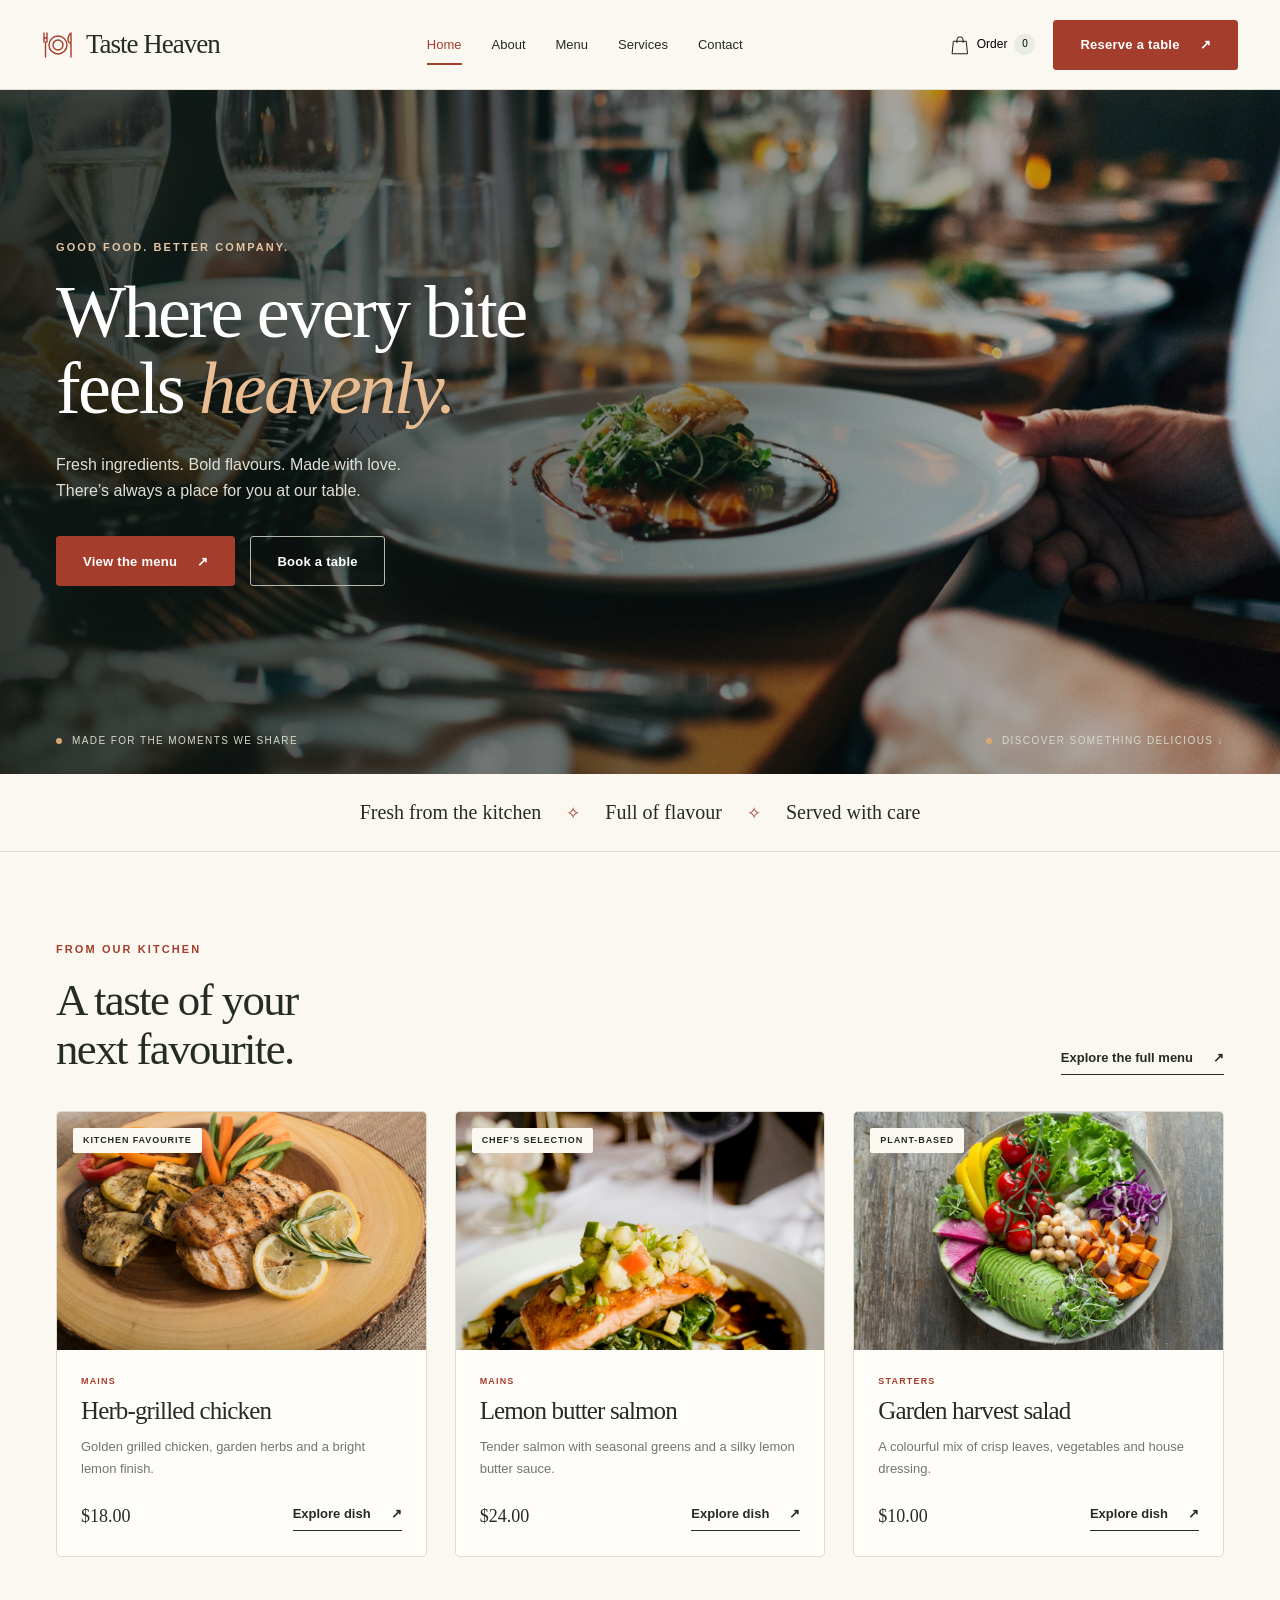
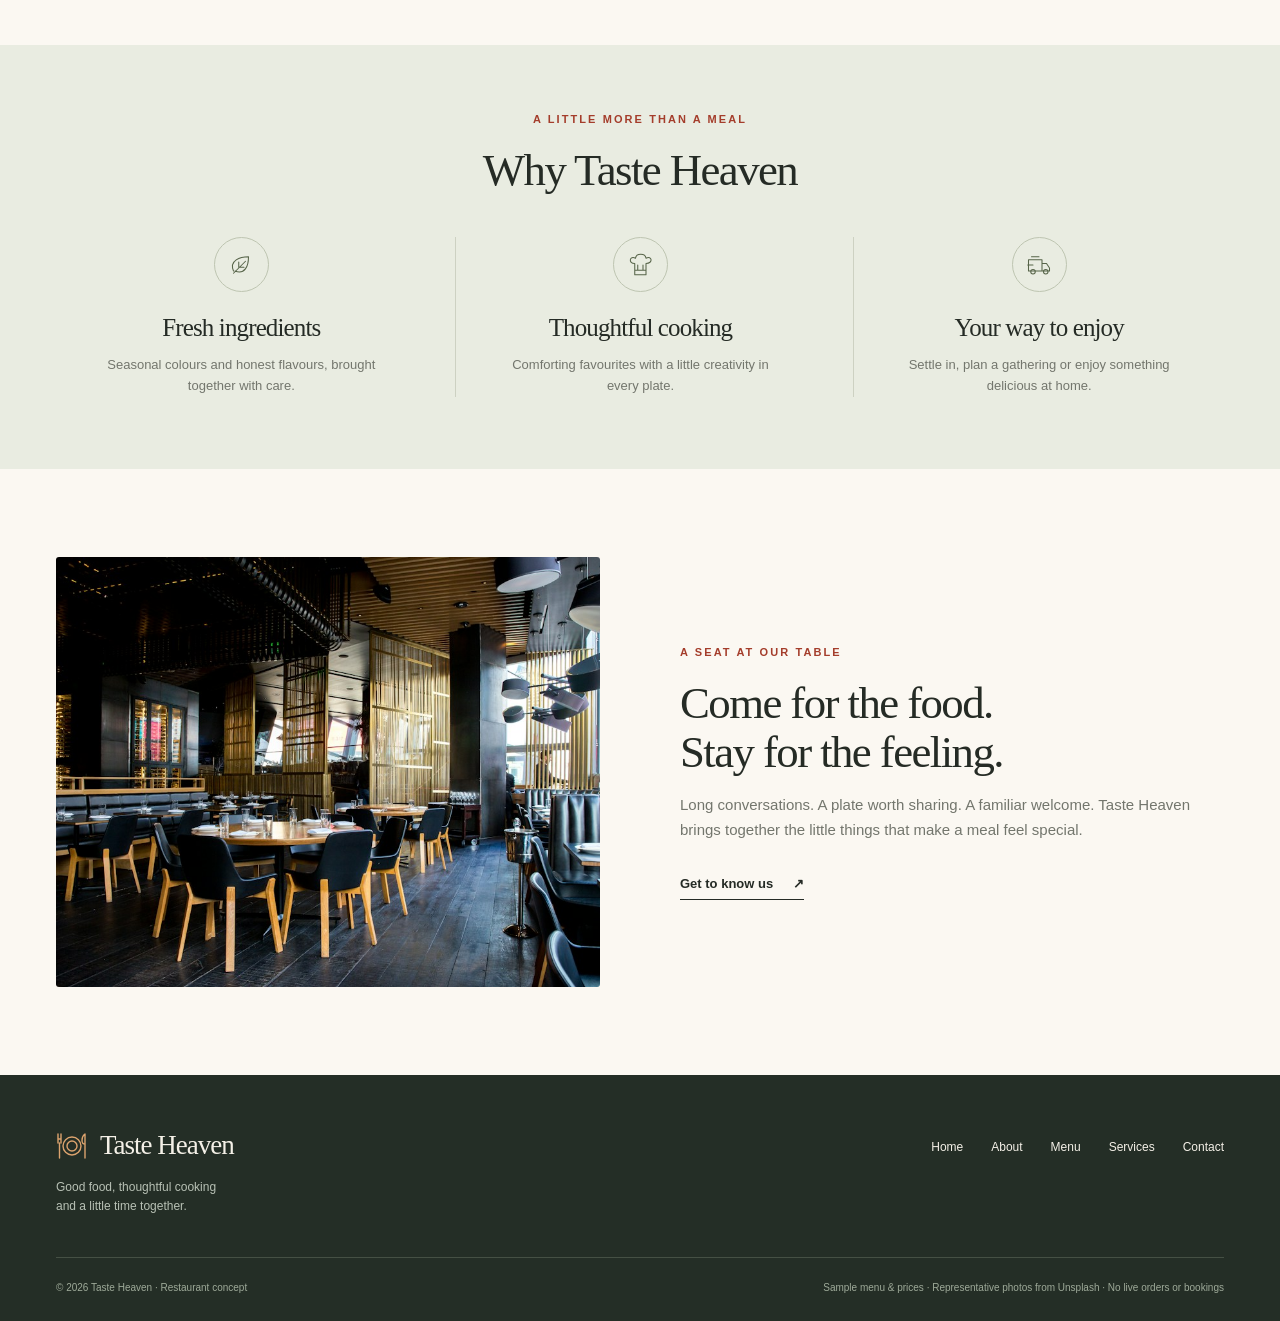
<file: index.html>
<!DOCTYPE html>
<html lang="en">
    <head>
        <meta charset="UTF-8">
        <meta name="viewport" content="width=device-width, initial-scale=1">
        <meta name="theme-color" content="#fbf8f2">
        <title>Home | Taste Heaven</title>
        <meta name="description" content="Taste Heaven restaurant concept. Explore fresh flavours, discover our menu and plan your next meal together.">
        <link rel="stylesheet" href="styles.css">
        <script src="app.js" defer></script>
    </head>
    <body data-page="home">
        <div id="app"></div>
        <noscript>
            <main style="padding:40px;font-family:Arial">
                <h1>Taste Heaven</h1>
               
            </main>
        </noscript>
    </body>
    </html>
</file>
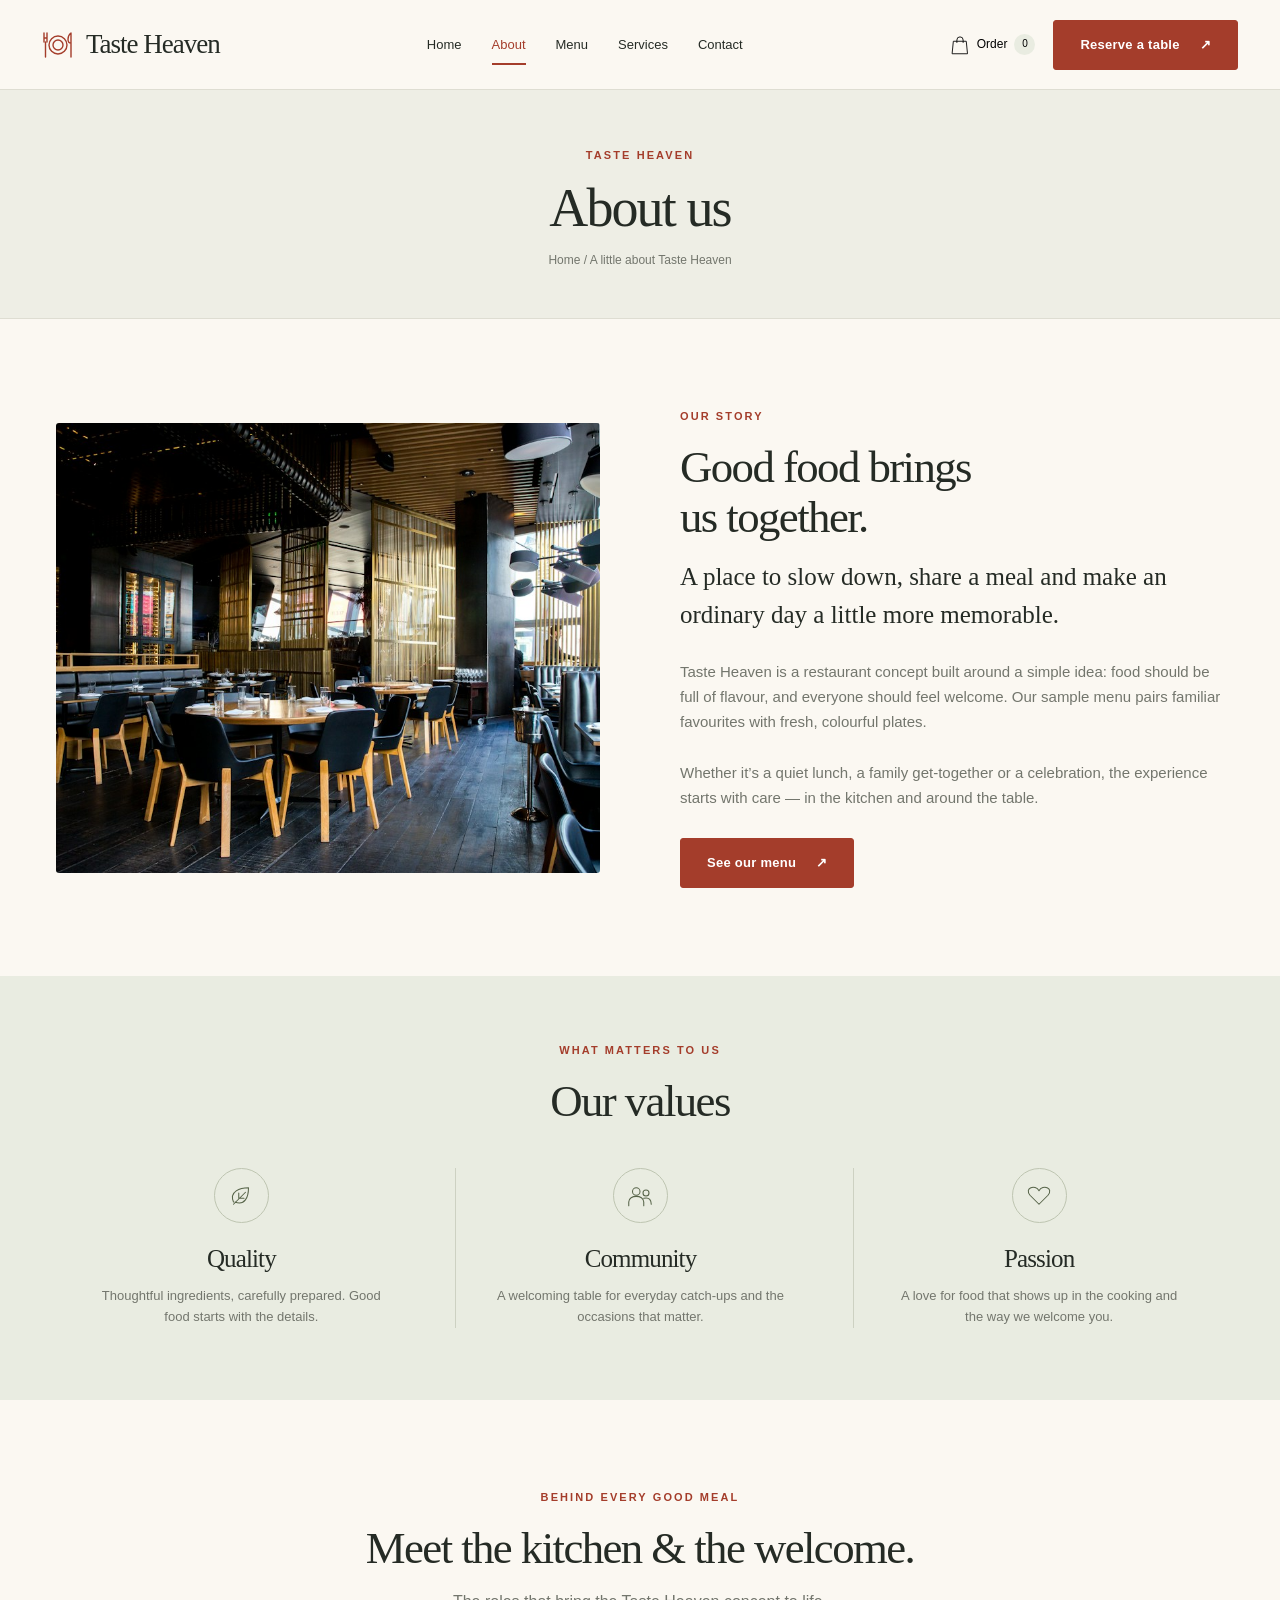
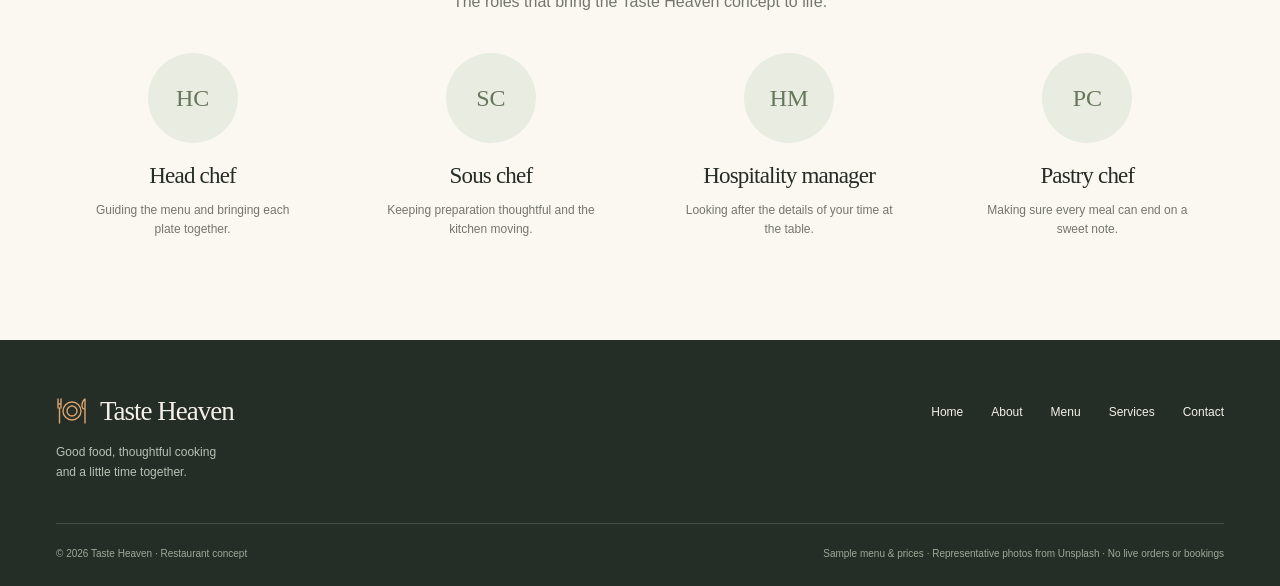
<file: about.html>
<!DOCTYPE html>
<html lang="en">
    <head>
        <meta charset="UTF-8">
        <meta name="viewport" content="width=device-width, initial-scale=1">
        <meta name="theme-color" content="#fbf8f2">
        <title>About us | Taste Heaven</title>
        <meta name="description" content="Taste Heaven restaurant concept. Explore fresh flavours, discover our menu and plan your next meal together.">
        <link rel="stylesheet" href="styles.css">
        <script src="app.js" defer></script>
    </head>
    <body data-page="about">
        <div id="app">
    </div>
    <noscript>
        <main style="padding:40px;font-family:Arial">
            <h1>Taste Heaven</h1>
        </main>
    </noscript>
</body>
</html>
</file>
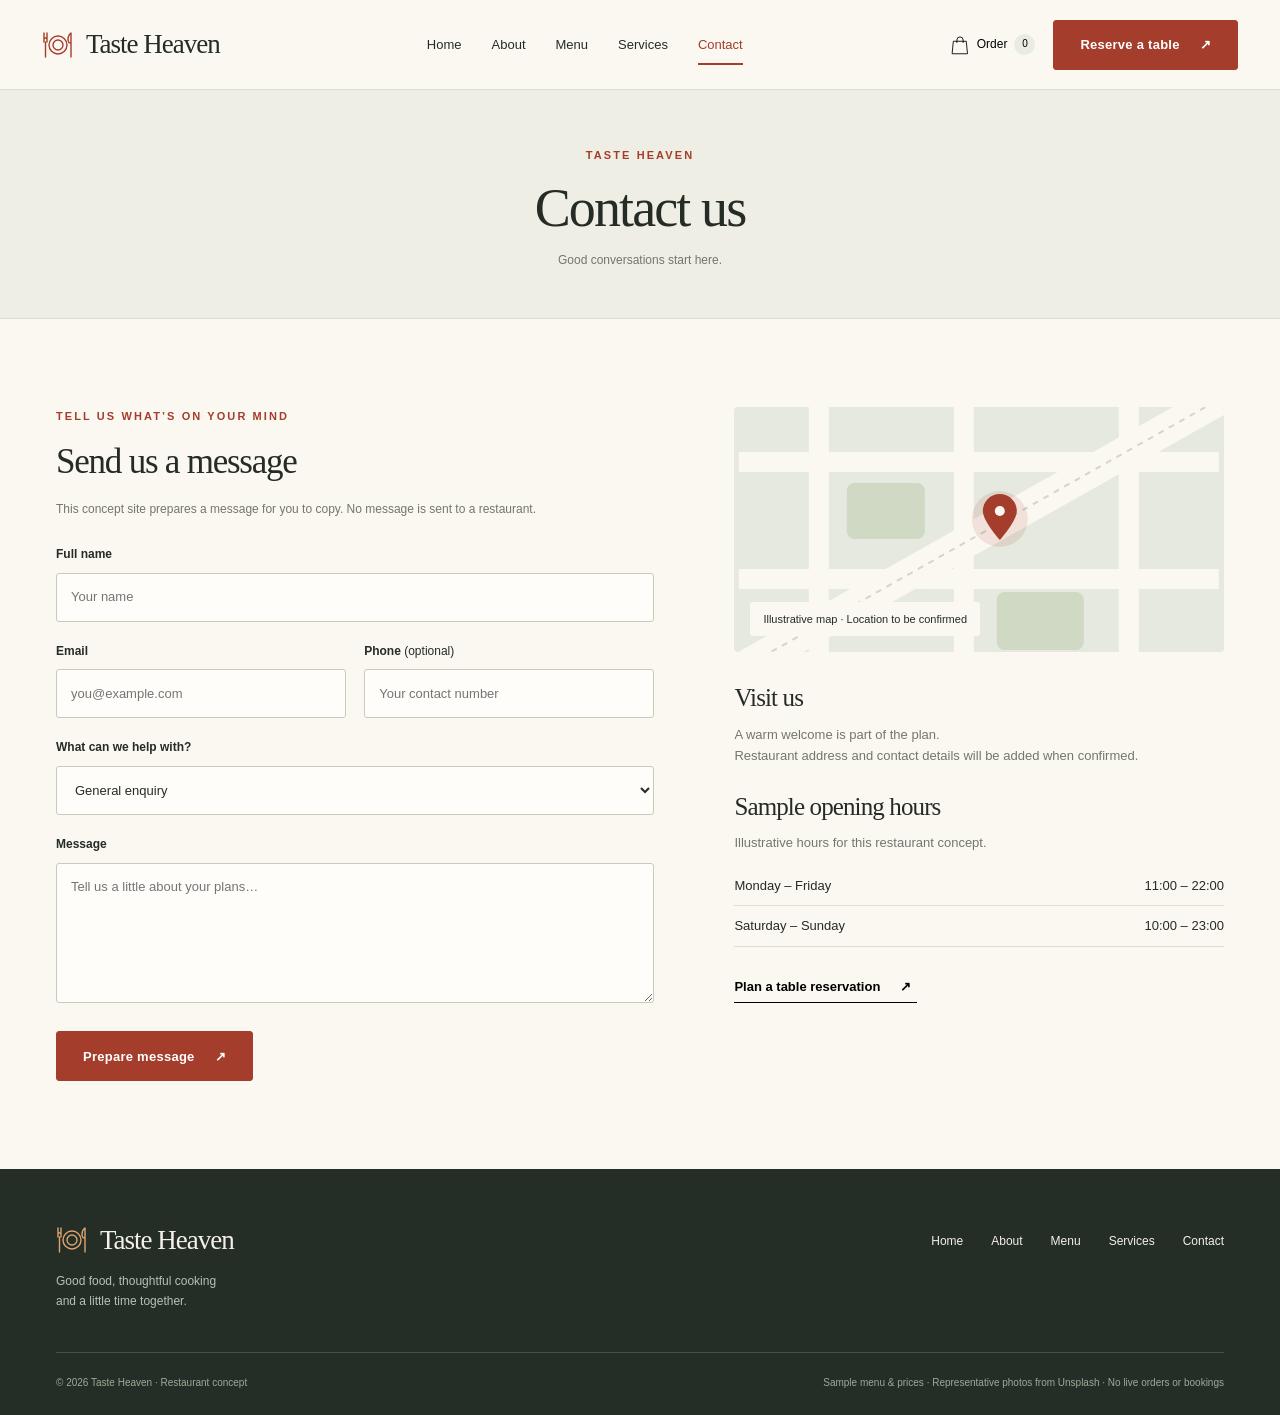
<file: contact.html>
<!DOCTYPE html>
<html lang="en">
    <head>
        <meta charset="UTF-8">
        <meta name="viewport" content="width=device-width, initial-scale=1">
        <meta name="theme-color" content="#fbf8f2">
        <title>Contact us | Taste Heaven</title>
        <meta name="description" content="Taste Heaven restaurant concept. Explore fresh flavours, discover our menu and plan your next meal together.">
        <link rel="stylesheet" href="styles.css">
        <script src="app.js" defer></script>
    </head>
    <body data-page="contact"><div id="app">
    </div>
    <noscript>
        <main style="padding:40px;font-family:Arial"><h1>Taste Heaven</h1>
        
    </main>
</noscript>
</body>
</html>
</file>
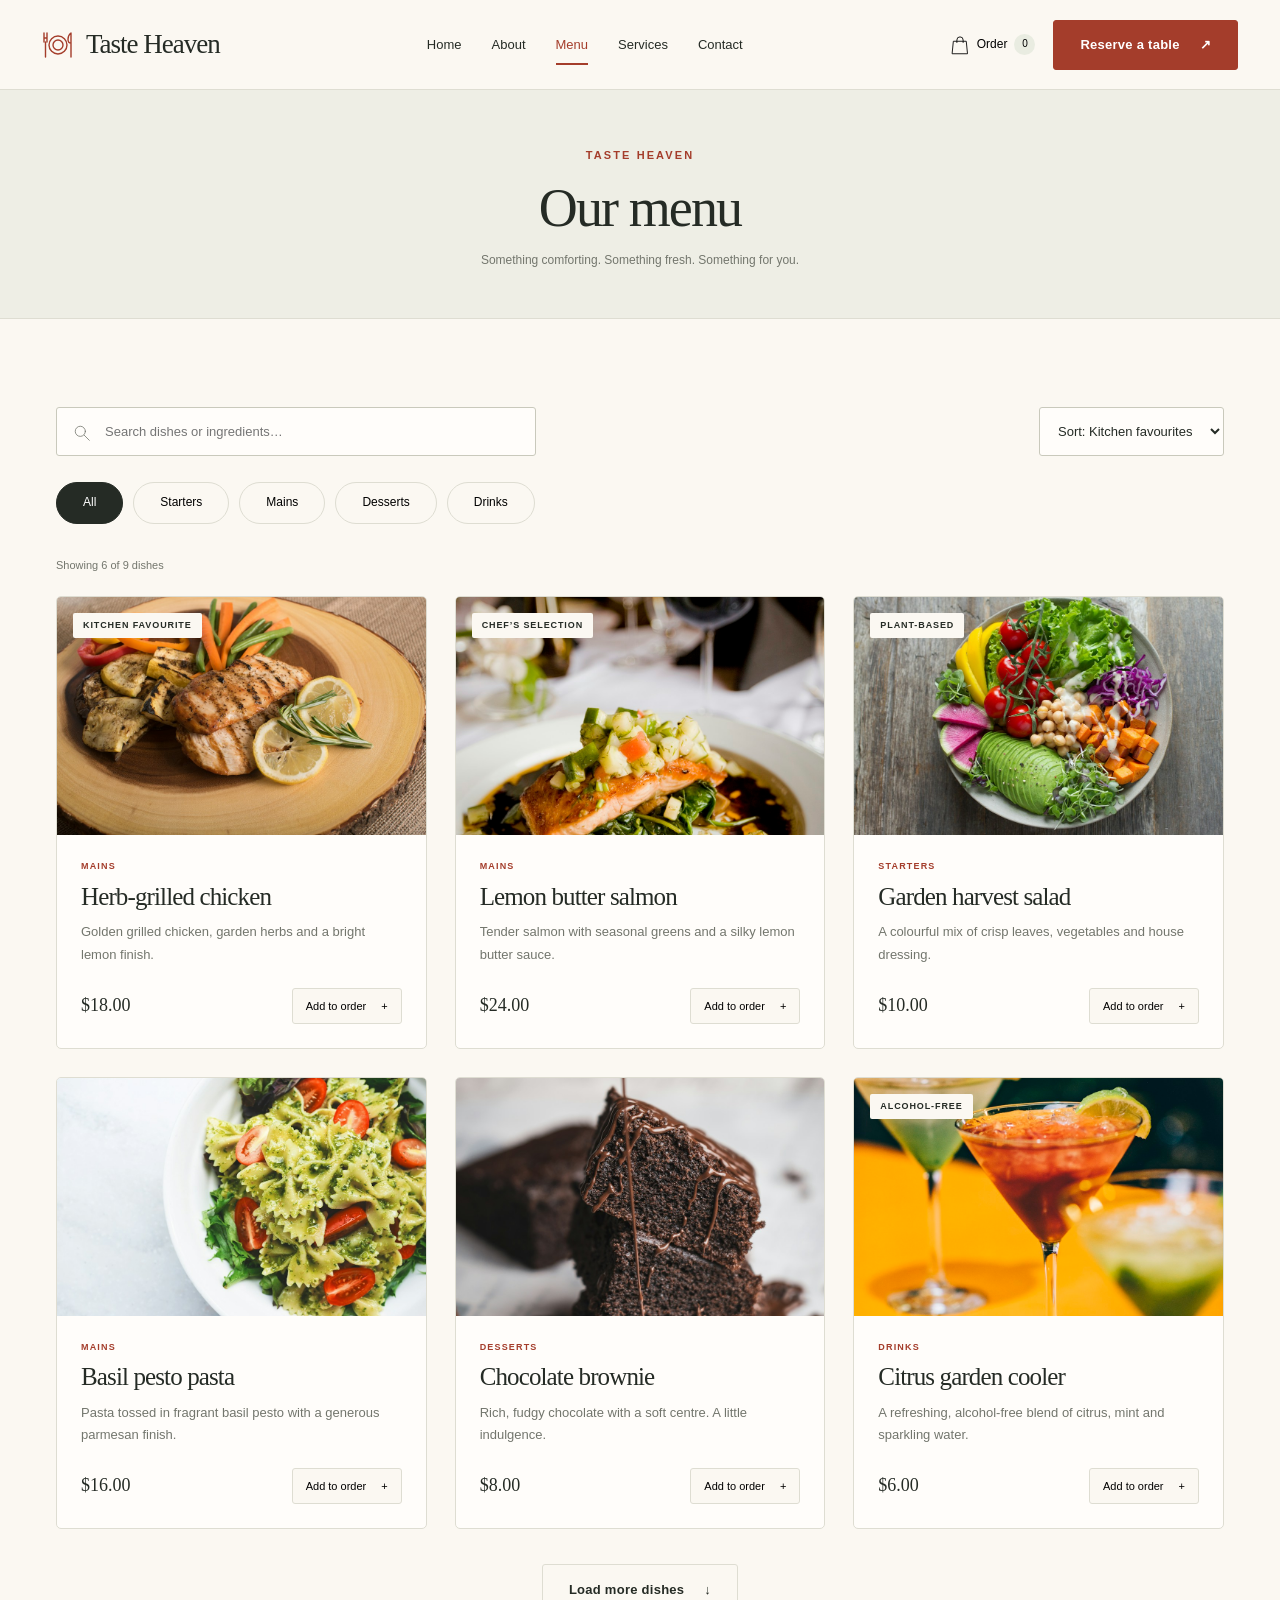
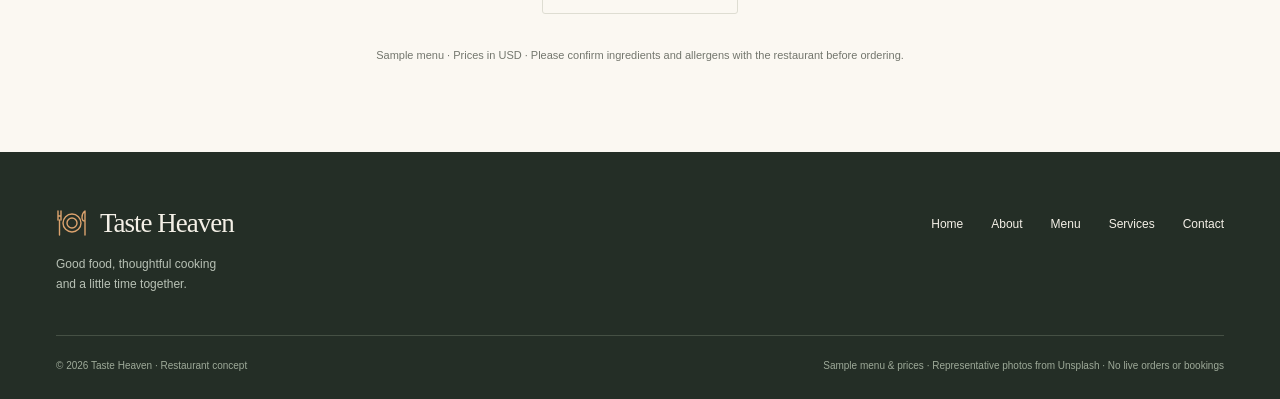
<file: menu.html>
<!DOCTYPE html>
<html lang="en">
    <head>
        <meta charset="UTF-8">
        <meta name="viewport" content="width=device-width, initial-scale=1">
        <meta name="theme-color" content="#fbf8f2">
        <title>Our menu | Taste Heaven</title>
        <meta name="description" content="Taste Heaven restaurant concept. Explore fresh flavours, discover our menu and plan your next meal together.">
        <link rel="stylesheet" href="styles.css">
        <script src="app.js" defer></script>
    </head>
    <body data-page="menu">
        <div id="app">
        </div>
        <noscript>
            <main style="padding:40px;font-family:Arial">
                <h1>Taste Heaven</h1>
            </main>
        </noscript>
    </body>
</html>
</file>
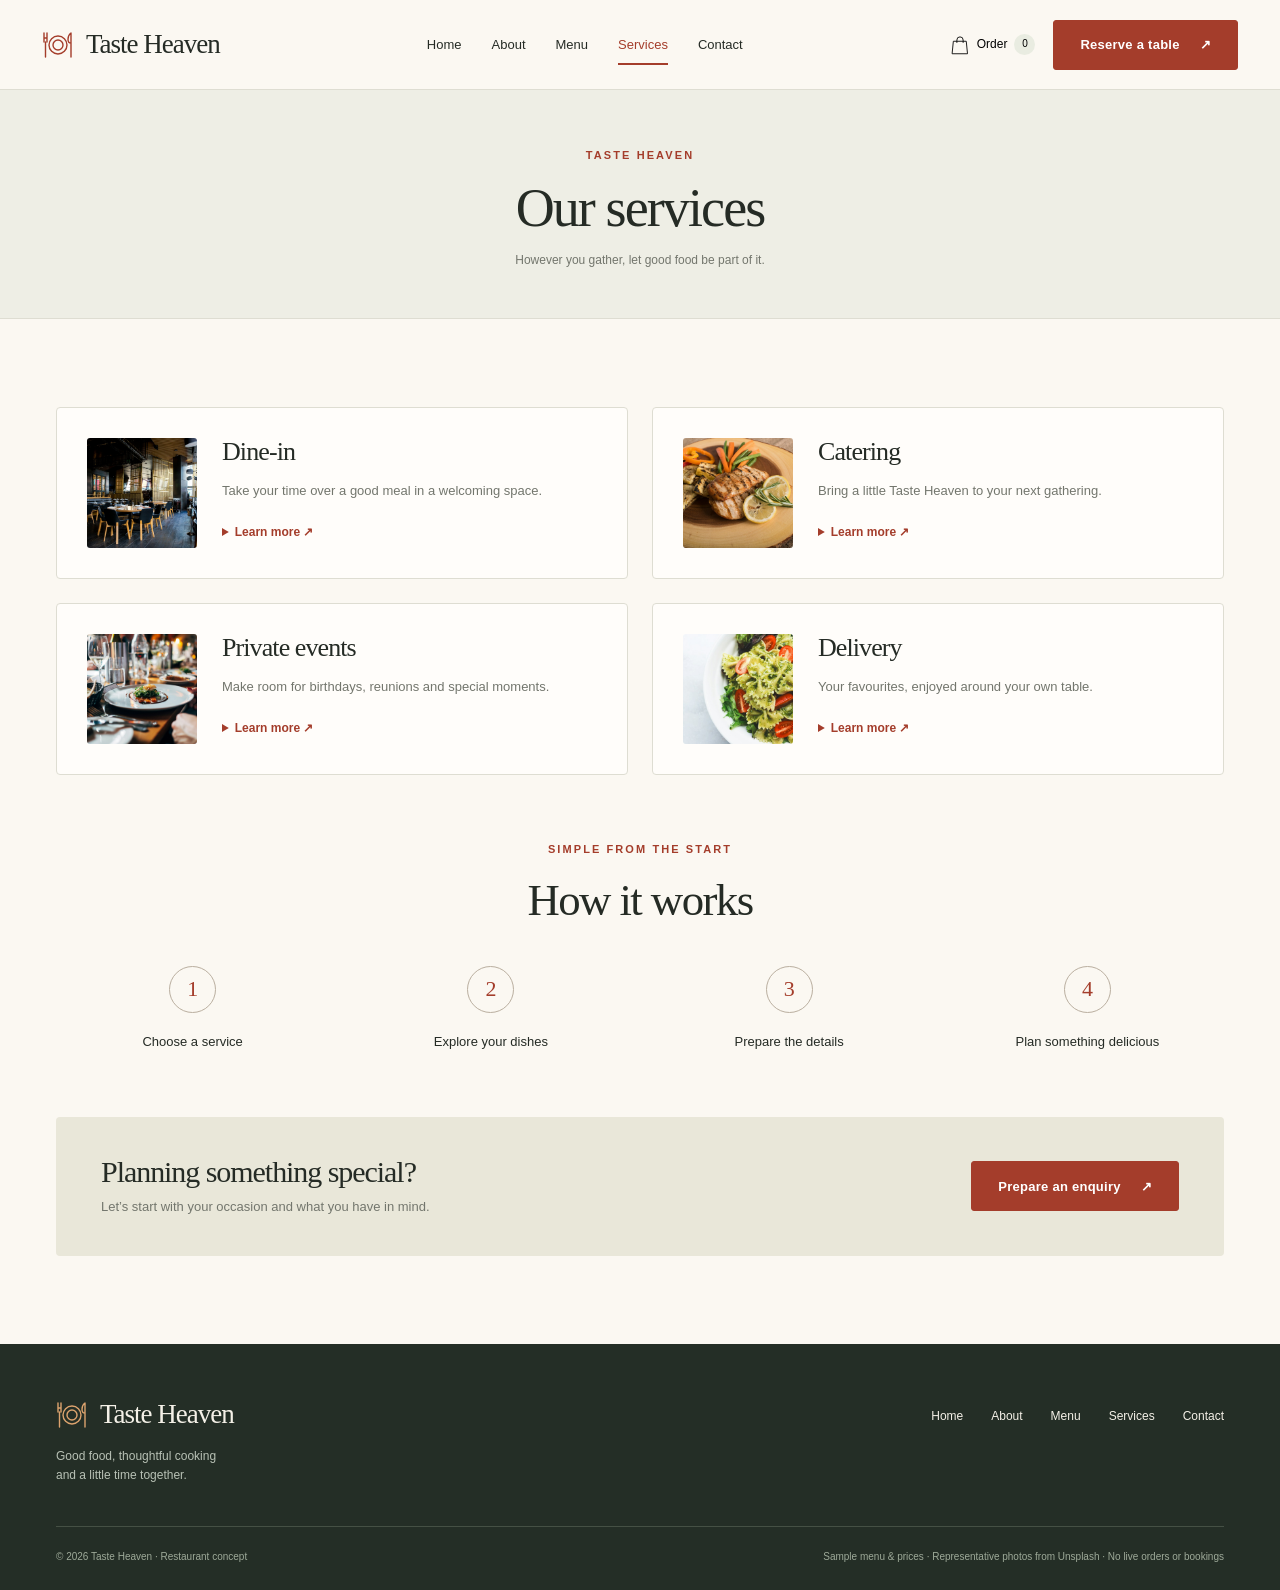
<file: services.html>
<!DOCTYPE html>
<html lang="en">
    <head>
        <meta charset="UTF-8">
        <meta name="viewport" content="width=device-width, initial-scale=1">
        <meta name="theme-color" content="#fbf8f2">
        <title>Our services | Taste Heaven</title>
        <meta name="description" content="Taste Heaven restaurant concept. Explore fresh flavours, discover our menu and plan your next meal together.">
        <link rel="stylesheet" href="styles.css">
        <script src="app.js" defer></script>
    </head>
    <body data-page="services">
        <div id="app">
        </div>
        <noscript>
            <main style="padding:40px;font-family:Arial">
                <h1>Taste Heaven</h1>
                
            </main>
        </noscript>
    </body>
    </html>
</file>
<file: styles.css>
:root{--paper:#fbf8f2;--ink:#252b25;--muted:#73766d;--red:#a43d2b;--line:#deddd2;--sage:#e9ece1;--serif:Georgia,'Times New Roman',serif;--sans:Arial,Helvetica,sans-serif}*{box-sizing:border-box}html{scroll-behavior:smooth}body{margin:0;background:var(--paper);font:16px/1.65 var(--sans);color:var(--ink)}button,input,select,textarea{font:inherit}button,a,input,select,textarea{-webkit-tap-highlight-color:transparent}a{color:inherit;text-decoration:none}button{cursor:pointer}img{display:block;max-width:100%;object-fit:cover}button:focus-visible,a:focus-visible,input:focus-visible,textarea:focus-visible,select:focus-visible{outline:3px solid #c99452;outline-offset:4px}h1,h2,h3,p{margin:0}h1,h2,h3{font-family:var(--serif);font-weight:400;line-height:1.1;letter-spacing:-.035em}h1{font-size:clamp(46px,5.4vw,78px)}h2{font-size:clamp(34px,3.5vw,48px)}h3{font-size:26px}p{margin-top:16px;color:var(--muted)}.container{max-width:1240px;padding:0 36px;margin:auto}.eyebrow{font-size:11px;font-weight:700;letter-spacing:.19em;text-transform:uppercase;color:var(--red);display:block;margin-bottom:18px}.btn{display:inline-flex;justify-content:center;align-items:center;gap:20px;min-height:50px;padding:12px 26px;background:var(--red);border:1px solid var(--red);color:#fff;border-radius:3px;font-size:13px;font-weight:600;letter-spacing:.02em;transition:background .2s,transform .2s}.btn:hover{background:#7d2b1d;transform:translateY(-1px)}.btn.outline{background:transparent;color:var(--ink);border-color:var(--line)}.btn.outline:hover{border-color:var(--ink);background:var(--sage)}.textlink{font-size:13px;font-weight:700;border-bottom:1px solid;padding-bottom:5px;display:inline-flex;gap:20px;align-items:center}.textlink:hover{color:var(--red)}.site-header{height:90px;border-bottom:1px solid var(--line);background:var(--paper);display:flex;align-items:center;position:relative;z-index:20}.header-inner{display:flex;align-items:center;justify-content:space-between;gap:30px;width:100%;max-width:1380px;padding:0 42px;margin:auto}.brand{display:flex;align-items:center;gap:12px;font:27px/1 var(--serif);letter-spacing:-1px;white-space:nowrap}.brand svg{width:32px;height:32px;color:var(--red)}nav{display:flex;align-items:center;gap:30px}nav a{font-size:13px;position:relative;padding:10px 0}nav a.active{color:var(--red)}nav a.active:after{content:'';height:2px;background:var(--red);position:absolute;bottom:0;left:0;right:0}.header-actions{display:flex;align-items:center;gap:18px}.basket-toggle{background:none;border:0;display:flex;align-items:center;gap:7px;padding:10px 0;font-size:12px}.basket-toggle svg{width:20px;height:20px}.count{background:var(--sage);border-radius:50%;min-width:21px;height:21px;font-size:10px;display:grid;place-items:center}.mobile-toggle{display:none;border:0;background:none;padding:8px;font-size:24px}.hero{position:relative;min-height:610px;height:min(76vh,760px);display:flex;align-items:center;color:white;background:#252b25 url('assets/hero.jpg') center 55%/cover}.hero:before{content:'';position:absolute;inset:0;background:linear-gradient(90deg,rgba(15,21,15,.86),rgba(15,21,15,.45) 57%,rgba(15,21,15,.12))}.hero .container{width:100%;position:relative;padding-top:40px;padding-bottom:80px}.hero h1{max-width:650px;font-size:clamp(52px,5.8vw,84px);line-height:1.03}.hero h1 em{color:#e9bd91;font-weight:400}.hero .eyebrow{color:#e4c6a5}.hero p{color:#e0dfd6;font-size:16px;max-width:440px;margin-top:25px}.hero-buttons{display:flex;gap:15px;margin-top:32px}.hero .outline{color:white;border-color:#b7b9ac}.hero .outline:hover{background:#ffffff1a}.hero-bottom{position:absolute;bottom:25px;left:0;right:0}.hero-bottom .container{padding-top:0;padding-bottom:0;display:flex;justify-content:space-between;color:#d5d9cb;font-size:10px;letter-spacing:.14em;text-transform:uppercase}.hero-bottom span{display:flex;align-items:center;gap:10px}.hero-bottom span:before{content:'';height:6px;width:6px;border-radius:100%;background:#dba76e}.intro-strip{text-align:center;border-bottom:1px solid var(--line);padding:27px 20px;font:20px var(--serif)}.intro-strip span{color:var(--red);margin:0 20px;font-size:17px}.section{padding:88px 0}.section-title{display:flex;align-items:end;justify-content:space-between;gap:30px;margin-bottom:36px}.section-title p{max-width:330px;font-size:14px}.grid3{display:grid;grid-template-columns:repeat(3,minmax(0,1fr));gap:28px}.dish{border:1px solid var(--line);background:#fffdfa;border-radius:5px;overflow:hidden}.dish-image{position:relative;overflow:hidden;aspect-ratio:1.55}.dish-image img{width:100%;height:100%;transition:transform .5s}.dish:hover .dish-image img{transform:scale(1.04)}.tag{position:absolute;top:16px;left:16px;background:var(--paper);border-radius:2px;color:var(--ink);font-size:9px;font-weight:bold;text-transform:uppercase;letter-spacing:.1em;padding:5px 10px}.dish-body{padding:24px}.dish .category{font-size:9px;text-transform:uppercase;letter-spacing:.13em;color:var(--red);font-weight:bold;margin-bottom:9px}.dish h3{font-size:25px}.dish p{font-size:13px;line-height:1.7;margin-top:11px;min-height:44px}.dish-bottom{display:flex;justify-content:space-between;align-items:center;margin-top:22px;gap:10px}.price{font-size:18px;font-family:var(--serif)}.add-btn{background:var(--paper);border:1px solid var(--line);border-radius:3px;padding:8px 13px;font-size:11px;display:flex;gap:15px;align-items:center}.add-btn:hover{background:var(--red);border-color:var(--red);color:white}.why{background:var(--sage);padding:65px 0 72px}.center{text-align:center}.why .grid3{margin-top:42px}.value{padding:0 30px;text-align:center}.value+.value{border-left:1px solid #cdd1c2}.icon-circle{width:55px;height:55px;border:1px solid #bec5b1;border-radius:50%;display:grid;place-items:center;margin:0 auto 22px;color:#576449}.icon-circle svg{width:24px;height:24px}.value h3{font-size:25px}.value p{font-size:13px;max-width:290px;margin:12px auto 0}.story-teaser{display:grid;grid-template-columns:1fr 1fr;gap:80px;align-items:center}.story-teaser img{width:100%;height:430px;border-radius:3px}.story-teaser p{margin-bottom:27px;font-size:15px}.site-footer{background:#242e26;color:#f4f0e7;padding:55px 0 24px}.footer-top{display:flex;justify-content:space-between;gap:40px;padding-bottom:40px}.site-footer .brand svg{color:#dca36e}.site-footer p{color:#b8c1b5;font-size:12px;max-width:300px}.footer-nav{display:flex;gap:28px;align-items:start;padding-top:8px;font-size:12px}.footer-bottom{display:flex;justify-content:space-between;gap:20px;border-top:1px solid #455044;padding-top:22px;font-size:10px;color:#9eaa99}.page-heading{background:#eeeee5;text-align:center;padding:56px 20px 48px;border-bottom:1px solid var(--line)}.page-heading h1{font-size:54px}.page-heading p{font-size:12px;margin-top:12px}.page-heading .eyebrow{margin-bottom:15px}.toolbar{display:flex;justify-content:space-between;gap:20px;margin-bottom:26px}.search{position:relative;max-width:480px;flex:1}.search svg{width:18px;position:absolute;left:17px;top:17px;color:var(--muted)}.search input{padding-left:48px}.toolbar select{width:auto;min-width:180px}.filters{display:flex;gap:10px;margin-bottom:32px;flex-wrap:wrap}.filter{background:transparent;border:1px solid var(--line);border-radius:25px;padding:10px 26px;font-size:12px}.filter[aria-pressed=true]{background:var(--ink);color:white;border-color:var(--ink)}.results-count{font-size:11px;color:var(--muted);margin-bottom:22px}.load-more{text-align:center;margin-top:35px}.empty{padding:60px 20px;text-align:center;grid-column:1/-1;background:var(--sage);border-radius:4px}.services-grid{display:grid;grid-template-columns:1fr 1fr;gap:24px}.service-card{border:1px solid var(--line);padding:30px;display:grid;grid-template-columns:110px 1fr;gap:25px;background:#fffdfa;border-radius:4px}.service-card img{height:110px;width:110px;border-radius:3px}.service-card p{font-size:13px;margin:13px 0 22px}.service-card details summary{font-size:12px;font-weight:700;cursor:pointer;color:var(--red)}.service-card details p{margin-bottom:0}.steps{display:grid;grid-template-columns:repeat(4,1fr);text-align:center;gap:25px;margin-top:40px}.step-number{font:22px var(--serif);color:var(--red);border:1px solid #baafa0;width:47px;height:47px;margin:auto auto 18px;border-radius:50%;display:grid;place-items:center}.steps p{font-size:13px;color:var(--ink)}.quote{display:flex;align-items:center;justify-content:space-between;gap:30px;margin-top:65px;padding:38px 45px;background:#e9e7d9;border-radius:4px}.quote h3{font-size:30px}.quote p{font-size:13px;margin-top:8px}.team-grid{display:grid;grid-template-columns:repeat(4,1fr);gap:25px;text-align:center;margin-top:38px}.team-avatar{width:90px;height:90px;border-radius:50%;display:grid;place-items:center;font:24px var(--serif);margin:0 auto 20px;background:var(--sage);color:#66775c}.team-grid h3{font-size:23px}.team-grid p{font-size:12px;max-width:215px;margin:12px auto}.about-story img{height:450px}.about-story p:first-of-type{font:25px/1.5 var(--serif);color:var(--ink)}.contact-grid{display:grid;grid-template-columns:1.1fr .9fr;gap:80px}.contact-grid h2{font-size:35px;margin-bottom:18px}.form-note{font-size:12px;margin:0 0 25px;max-width:500px}label{display:block;font-size:12px;font-weight:600;margin-bottom:8px}input,select,textarea{width:100%;border:1px solid #c9c9bc;background:#fffdfa;padding:12px 14px;border-radius:3px;font-size:13px;min-height:49px;color:var(--ink)}textarea{resize:vertical;min-height:140px}.field{margin-bottom:20px}.field-row{display:grid;grid-template-columns:1fr 1fr;gap:18px}.map{position:relative;height:245px;background:#e5e9df;border-radius:4px;overflow:hidden;margin-bottom:32px}.map svg{width:100%;height:100%}.map-label{position:absolute;bottom:16px;left:16px;background:var(--paper);padding:8px 13px;font-size:11px;border-radius:3px}.contact-detail{margin-bottom:26px}.contact-detail h3{font-size:25px}.contact-detail p{font-size:13px;margin-top:12px}.hours{font-size:13px;display:flex;justify-content:space-between;padding:9px 0;border-bottom:1px solid var(--line)}.notice{background:var(--sage);border-radius:4px;padding:15px 18px;font-size:12px;margin-top:20px;color:var(--ink)}.notice[hidden]{display:none}.modal{border:0;border-radius:7px;padding:0;background:var(--paper);color:var(--ink);width:min(570px,calc(100% - 32px));max-height:90vh;box-shadow:0 25px 100px #0005}.modal::backdrop{background:#111a13a8;backdrop-filter:blur(4px)}.modal-head{padding:27px 30px 18px;display:flex;align-items:center;justify-content:space-between;gap:20px;border-bottom:1px solid var(--line)}.modal-head h2{font-size:33px}.close{border:0;background:transparent;color:var(--ink);font-size:26px;line-height:1;padding:8px}.modal-body{padding:24px 30px 30px}.modal-body p{font-size:13px}.modal .eyebrow{margin:0 0 6px;font-size:9px}.modal .btn{width:100%}.modal .form-note{margin-bottom:20px}.cart-item{display:grid;grid-template-columns:56px 1fr auto;gap:15px;align-items:center;border-bottom:1px solid var(--line);padding:18px 0}.cart-item img{width:56px;height:56px;border-radius:4px}.cart-item h3{font:16px var(--serif);letter-spacing:0}.cart-item p{font-size:12px;margin-top:5px}.qty-controls{display:flex;align-items:center;gap:12px;font-size:12px;margin-top:9px}.qty-controls button{width:24px;height:24px;border:1px solid var(--line);background:white;border-radius:2px}.remove{border:0;background:none;text-decoration:underline;font-size:10px;color:var(--muted);padding:4px}.cart-total{display:flex;justify-content:space-between;margin:24px 0;font:25px var(--serif)}.cart-actions{display:flex;gap:12px}.cart-actions .btn{padding:12px 15px}.toast{position:fixed;bottom:25px;left:50%;transform:translate(-50%,15px);opacity:0;transition:.2s;background:var(--ink);color:white;padding:13px 24px;border-radius:4px;font-size:12px;z-index:100;pointer-events:none;max-width:90vw;text-align:center}.toast.show{transform:translate(-50%,0);opacity:1}.skip{position:absolute;top:-100px;left:20px;z-index:99;background:white;padding:10px}.skip:focus{top:10px}body:has(dialog[open]){overflow:hidden}
@media(min-width:1500px){.hero .container{max-width:1330px}}@media(max-width:1100px){nav{gap:20px}.header-inner{padding:0 28px;gap:20px}.header-actions{gap:14px}.header-actions .btn{padding:10px 17px}.brand{font-size:24px}.story-teaser{gap:45px}.service-card{grid-template-columns:85px 1fr;padding:24px;gap:20px}.service-card img{width:85px;height:95px}.contact-grid{gap:45px}}@media(max-width:820px){.site-header{height:77px}.header-inner{padding:0 22px}.mobile-toggle{display:block}.header-actions .btn{display:none}nav{display:none;position:absolute;top:76px;left:0;right:0;padding:20px 28px;background:var(--paper);border-bottom:1px solid var(--line);box-shadow:0 10px 15px #0001}nav.open{display:flex;flex-direction:column;align-items:stretch;gap:6px}nav a{padding:11px}.container{padding:0 25px}.section{padding:62px 0}.grid3{gap:18px}.dish-body{padding:20px}.dish h3{font-size:23px}.dish p{min-height:66px}.story-teaser{gap:30px}.story-teaser img{height:370px}.value{padding:0 15px}.hero{min-height:590px;height:70vh}.services-grid{grid-template-columns:1fr}.service-card{grid-template-columns:130px 1fr}.service-card img{width:130px;height:130px}.contact-grid{grid-template-columns:1fr;gap:50px}.footer-top{flex-direction:column;gap:25px}.team-grid{grid-template-columns:1fr 1fr;gap:35px}.section-title p{max-width:260px}.quote{padding:30px}.header-actions{margin-left:auto}}@media(max-width:600px){.brand{font-size:23px}.brand svg{width:26px}.header-actions{gap:15px}.basket-label{display:none}.hero{min-height:590px;background-position:60% center}.hero:before{background:linear-gradient(90deg,#111a13d9,#111a1360)}.hero h1{font-size:53px}.hero p{font-size:14px;max-width:300px}.hero .container{padding-bottom:65px}.hero-buttons{gap:10px;flex-wrap:wrap}.hero .btn{padding:12px 22px}.hero-bottom .container{padding-bottom:0}.hero-bottom span:last-child{display:none}.intro-strip{font-size:16px;line-height:1.8}.intro-strip span{margin:0 9px}.section-title{align-items:start;flex-direction:column;gap:15px}.section-title p{max-width:none}.grid3{grid-template-columns:1fr;gap:25px}.dish-image{aspect-ratio:1.65}.dish p{min-height:0}.dish-body{padding:24px}.dish h3{font-size:28px}.why{padding:50px 0}.why .grid3{gap:35px}.value+.value{border:0}.value p{max-width:280px}.story-teaser{grid-template-columns:1fr;gap:35px}.story-teaser img{height:340px}.story-teaser h2{font-size:38px}.footer-nav{flex-wrap:wrap;gap:12px 24px}.footer-bottom{flex-direction:column;font-size:9px;gap:10px}.page-heading{padding:40px 20px 35px}.page-heading h1{font-size:44px}.toolbar{flex-direction:column;gap:14px}.toolbar select{width:100%}.filters{gap:7px}.filter{padding:9px 16px;font-size:11px}.services-grid{gap:18px}.service-card{grid-template-columns:75px 1fr;padding:21px;gap:18px}.service-card img{width:75px;height:88px}.service-card h3{font-size:27px}.steps{grid-template-columns:1fr 1fr;gap:30px}.quote{flex-direction:column;align-items:start;padding:28px;margin-top:45px}.quote h3{font-size:28px}.team-grid h3{font-size:22px}.team-grid p{font-size:11px}.field-row{grid-template-columns:1fr;gap:0}.modal-head{padding:23px 22px 17px}.modal-body{padding:23px 22px}.modal-head h2{font-size:30px}.contact-grid h2{font-size:34px}.cart-actions{flex-direction:column}.eyebrow{font-size:10px}.page-heading p{font-size:11px}}@media(prefers-reduced-motion:reduce){*{scroll-behavior:auto!important;transition:none!important}}
.sr-only{position:absolute;width:1px;height:1px;padding:0;margin:-1px;overflow:hidden;clip:rect(0,0,0,0);white-space:nowrap;border:0}[hidden]{display:none!important}
</file>
